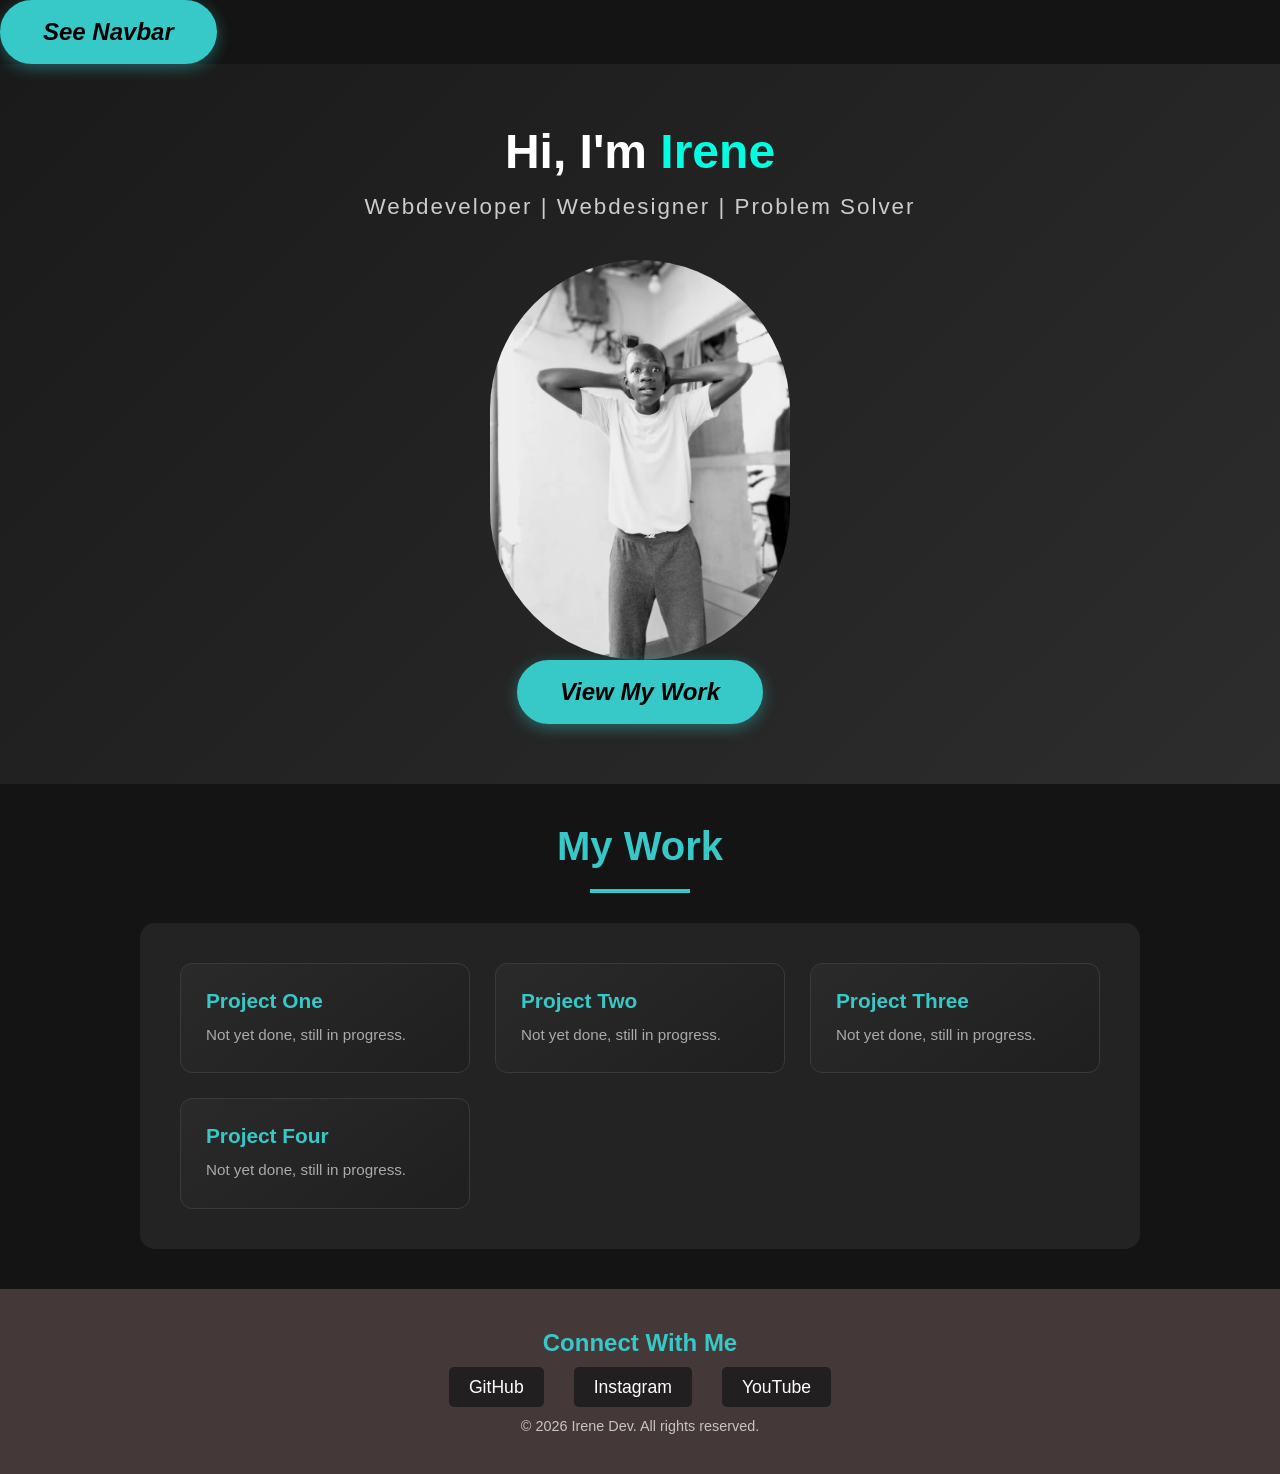
<file: index.html>
<!DOCTYPE html>
<html lang="en">
<head>
    <meta charset="UTF-8">
    <meta name="viewport" content="width=device-width, initial-scale=1.0">
    <title>Document</title>
    <link rel="stylesheet" href="poti.css">
</head>
<body> 
    <button id="show">See Navbar</button>
    <nav class="navbar hidden">
       <button id="remove">remove </button>
        <h1>Irene Dev</h1>
        <ul>
            <li><a href="poti.html">HOME</a></li>
            <li><a href="about.html">ABOUT</a></li>
            <li><a href="skill.html">SKILLS</a></li>
            <li><a href="contact.html">CONTACT</a></li>
        </ul>
    </nav>
    <section class="hero-section">
        <h2>Hi, I'm <span class="color">Irene</span> </h2>
        <p class="Skills">Webdeveloper | Webdesigner | Problem Solver </p>

        <img src="./irene.jpg" alt="this is irene" srcset="">

        <a href=""><button class="cta-button">View My Work</button></a>
     
    </section>
     <h3>My Work</h3>

     <hr>
        <main class="my-work">
        <div class="conteiner-work">
            <div class="first-project">
               <h4>Project One</h4>
               <p>Not yet done, still in progress.</p>
            </div>
            <div class="first-project">
                <h4>Project Two</h4>
                <p>Not yet done, still in progress.</p>
            </div>
            <div class="first-project">
                <h4>Project Three</h4>
                <p>Not yet done, still in progress.</p>
            </div>
            <div class="first-project">
                <h4>Project Four</h4>
                <p>Not yet done, still in progress.</p>
            </div>
        </div>
        </main>
        <footer>
            <div class="footer-content">
                <h5>Connect With Me</h5>
                <ul class="social-links">
                    <li><a href="https://github.com" target="_blank">GitHub</a></li>
                    <li><a href="https://instagram.com" target="_blank">Instagram</a></li>
                    <li><a href="https://youtube.com" target="_blank">YouTube</a></li>
                </ul>
                <p class="copyright">&copy; 2026 Irene Dev. All rights reserved.</p>
            </div>
        </footer>
        <script src="./port.js"></script>
</body>
</html>
</file>
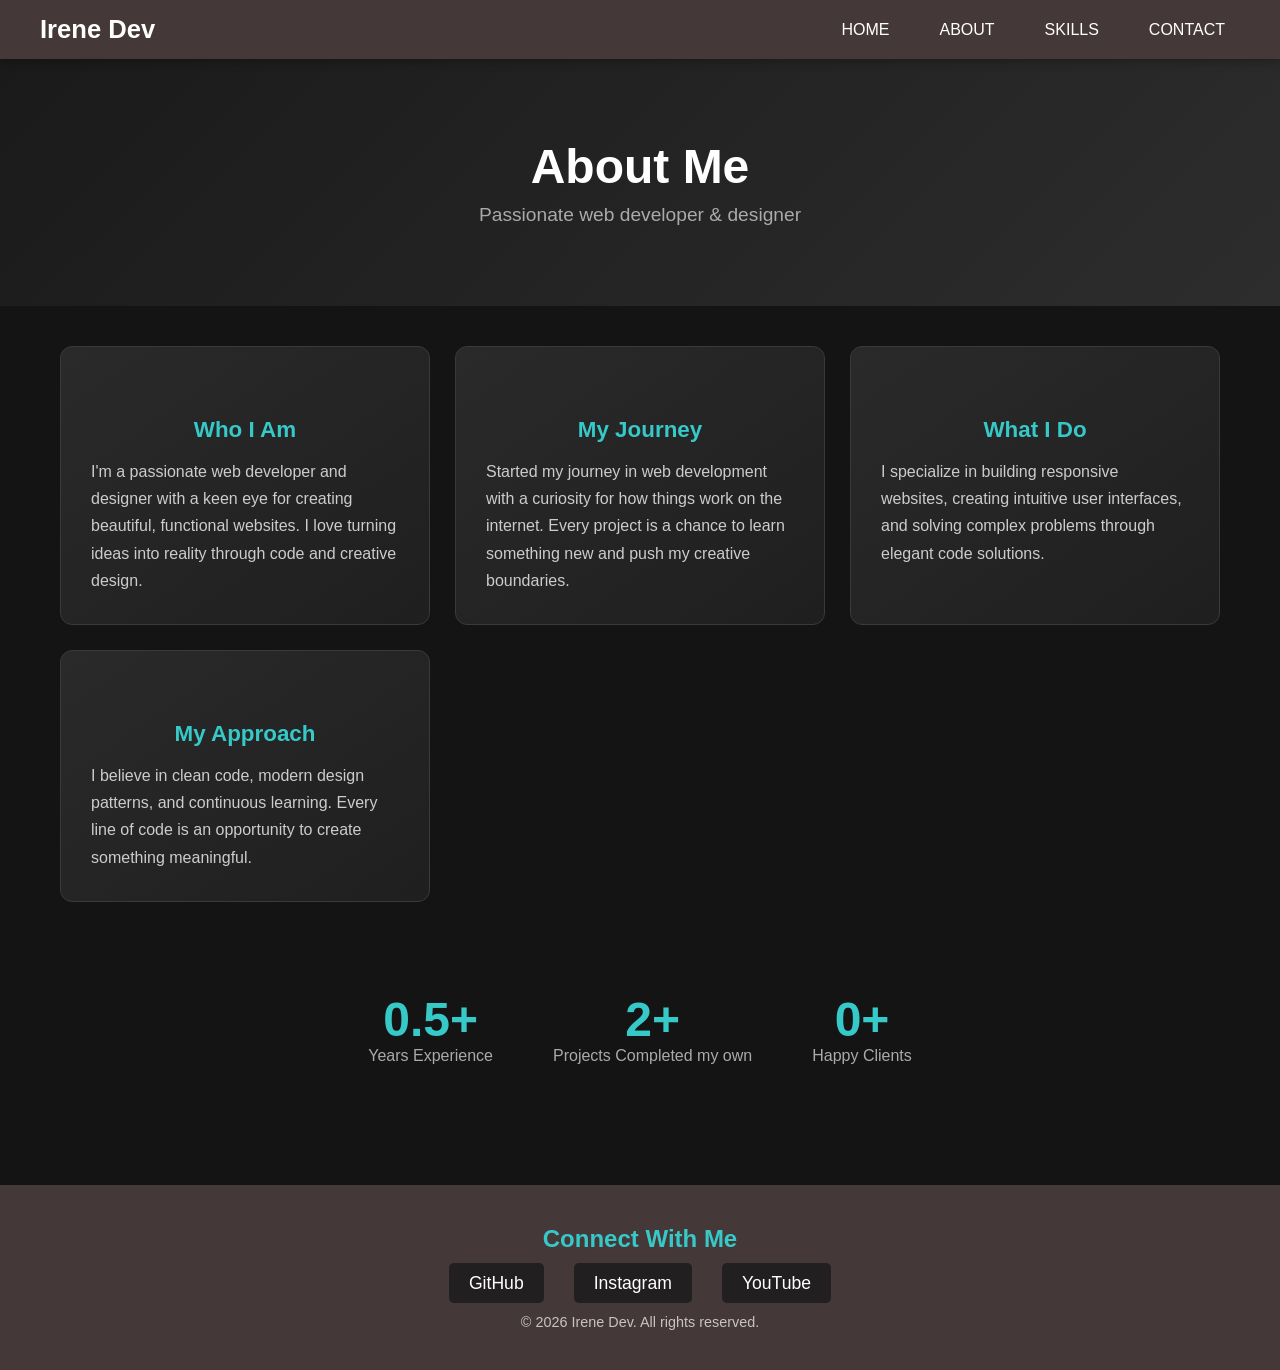
<file: about.html>
<!DOCTYPE html>
<html lang="en">
<head>
    <meta charset="UTF-8">
    <meta name="viewport" content="width=device-width, initial-scale=1.0">
    <title>About - Irene Dev</title>
<link rel="stylesheet" href="poti.css">
</head>
<body>
    <nav class="navbar">
        <h1>Irene Dev</h1>
        <ul>
            <li><a href="poti.html">HOME</a></li>
            <li><a href="about.html">ABOUT</a></li>
            <li><a href="skill.html">SKILLS</a></li>
            <li><a href="contact.html">CONTACT</a></li>
        </ul>
    </nav>

    <section class="about-hero">
        <h2>About Me</h2>
        <p class="tagline">Passionate web developer & designer</p>
    </section>

    <main class="about-content">
        <div class="about-section">
            <div class="about-card">
                <h3>Who I Am</h3>
                <p>I'm a passionate web developer and designer with a keen eye for creating beautiful, functional websites. I love turning ideas into reality through code and creative design.</p>
            </div>
            <div class="about-card">
                <h3>My Journey</h3>
                <p>Started my journey in web development with a curiosity for how things work on the internet. Every project is a chance to learn something new and push my creative boundaries.</p>
            </div>
            <div class="about-card">
                <h3>What I Do</h3>
                <p>I specialize in building responsive websites, creating intuitive user interfaces, and solving complex problems through elegant code solutions.</p>
            </div>
            <div class="about-card">
                <h3>My Approach</h3>
                <p>I believe in clean code, modern design patterns, and continuous learning. Every line of code is an opportunity to create something meaningful.</p>
            </div>
        </div>

        <div class="stats-section">
            <div class="stat">
                <span class="stat-number">0.5+</span>
                <span class="stat-label">Years Experience</span>
            </div>
            <div class="stat">
                <span class="stat-number">2+</span>
                <span class="stat-label">Projects Completed my own</span>
            </div>
            <div class="stat">
                <span class="stat-number">0+</span>
                <span class="stat-label">Happy Clients</span>
            </div>
        </div>
    </main>

    <footer>
        <div class="footer-content">
            <h5>Connect With Me</h5>
            <ul class="social-links">
                <li><a href="https://github.com" target="_blank">GitHub</a></li>
                <li><a href="https://instagram.com" target="_blank">Instagram</a></li>
                <li><a href="https://youtube.com" target="_blank">YouTube</a></li>
            </ul>
            <p class="copyright">&copy; 2026 Irene Dev. All rights reserved.</p>
        </div>
    </footer>
</body>
</html>
</file>
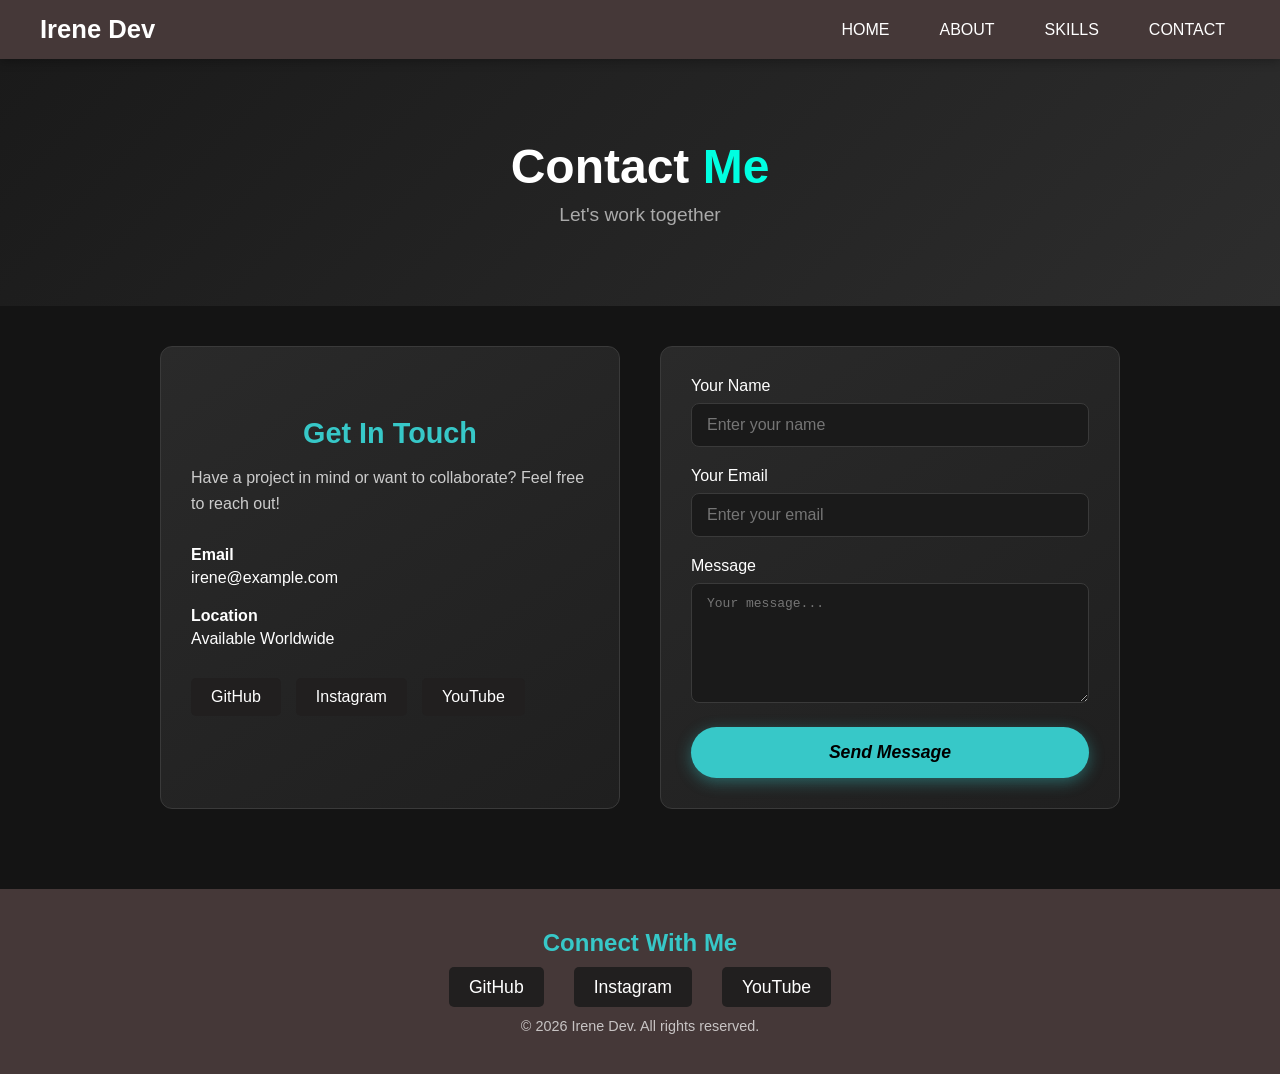
<file: contact.html>
<!DOCTYPE html>
<html lang="en">
<head>
    <meta charset="UTF-8">
    <meta name="viewport" content="width=device-width, initial-scale=1.0">
    <title>Contact - Irene Dev</title>
<link rel="stylesheet" href="poti.css">
</head>
<body>
    <nav class="navbar">
        <h1>Irene Dev</h1>
        <ul>
            <li><a href="poti.html">HOME</a></li>
            <li><a href="about.html">ABOUT</a></li>
            <li><a href="skill.html">SKILLS</a></li>
            <li><a href="contact.html">CONTACT</a></li>
        </ul>
    </nav>

    <section class="contact-hero">
        <h2>Contact <span class="color">Me</span></h2>
        <p class="tagline">Let's work together</p>
    </section>

    <main class="contact-content">
        <div class="contact-container">
            <div class="contact-info">
                <h3>Get In Touch</h3>
                <p>Have a project in mind or want to collaborate? Feel free to reach out!</p>
                
                <div class="contact-item">
                    <span class="contact-label">Email</span>
                    <a href="mailto:irene@example.com">irene@example.com</a>
                </div>
                
                <div class="contact-item">
                    <span class="contact-label">Location</span>
                    <span>Available Worldwide</span>
                </div>

                <div class="contact-social">
                    <a href="https://github.com" target="_blank">GitHub</a>
                    <a href="https://instagram.com" target="_blank">Instagram</a>
                    <a href="https://youtube.com" target="_blank">YouTube</a>
                </div>
            </div>

            <form class="contact-form">
                <div class="form-group">
                    <label for="name">Your Name</label>
                    <input type="text" id="name" name="name" placeholder="Enter your name" required>
                </div>
                <div class="form-group">
                    <label for="email">Your Email</label>
                    <input type="email" id="email" name="email" placeholder="Enter your email" required>
                </div>
                <div class="form-group">
                    <label for="message">Message</label>
                    <textarea id="message" name="message" rows="5" placeholder="Your message..." required></textarea>
                </div>
                <button type="submit" class="submit-btn">Send Message</button>
            </form>
        </div>
    </main>

    <footer>
        <div class="footer-content">
            <h5>Connect With Me</h5>
            <ul class="social-links">
                <li><a href="https://github.com" target="_blank">GitHub</a></li>
                <li><a href="https://instagram.com" target="_blank">Instagram</a></li>
                <li><a href="https://youtube.com" target="_blank">YouTube</a></li>
            </ul>
            <p class="copyright">&copy; 2026 Irene Dev. All rights reserved.</p>
        </div>
    </footer>
</body>
</html>
</file>
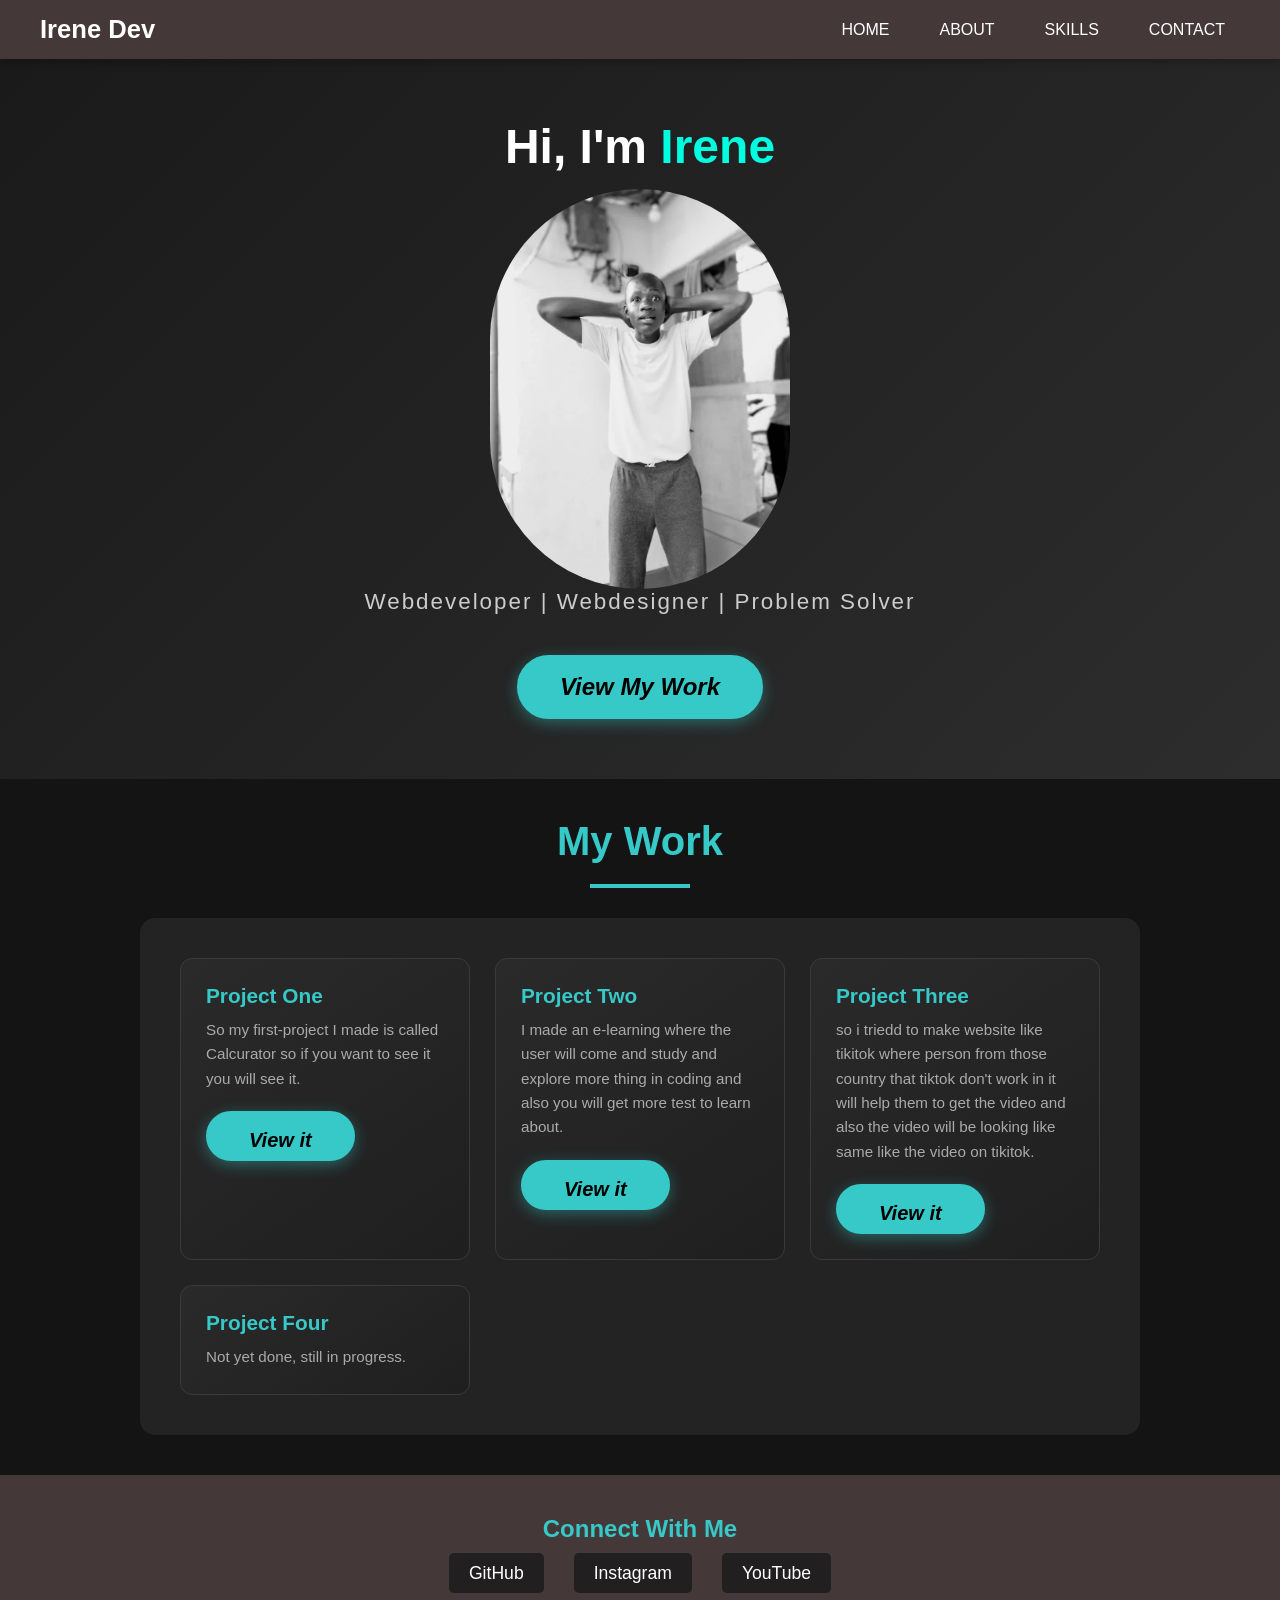
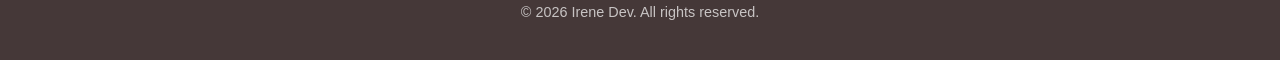
<file: ddd.html>
<!DOCTYPE html>
<html lang="en">
<head>
    <meta charset="UTF-8">
    <meta name="viewport" content="width=device-width, initial-scale=1.0">
    <title> </title>
    <link rel="stylesheet" href="poti.css">
</head>
<body>
    <div class="all">
    <nav class="navbar">
        
        <h1>Irene Dev</h1>
        <ul>
            <li><a href="poti.html">HOME</a></li>
            <li><a href="about.html">ABOUT</a></li>
            <li><a href="skill.html">SKILLS</a></li>
            <li><a href="contact.html">CONTACT</a></li>
        </ul>
    </nav>
    <section class="hero-section">
        <h2>Hi, I'm <span class="color">Irene</span> </h2>
        <img src="./irene.jpg" alt="this is irene img" srcset="">
        <p class="Skills">Webdeveloper | Webdesigner | Problem Solver </p>
        <a href=""><button class="cta-button">View My Work</button></a>
     
    </section>
     <h3>My Work</h3>

     <hr>
        <main class="my-work">
        <div class="conteiner-work">
            <div class="first-project">
               <h4>Project One</h4>
               <p>So my first-project I made is called Calcurator so if you want to see it you will see it.
                <a href="./calc/calc.html"><button class="butt">View it</button></a>
               </p>
            </div>
            <div class="first-project">
                <h4>Project Two</h4>
                <p>I made an e-learning where the user will come and study and explore more thing in coding and also you will get more test to learn about.</p>
                 <a href="code.html"><button class="butt">View it</button></a>
            </div>
            <div class="first-project">
                <h4>Project Three</h4>
                <p>so i triedd to make website like tikitok where person from those country that tiktok don't work in it will help them to get the video and also the video will be looking like same like the video on tikitok.</p>
                 <a href="tik.html"><button class="butt">View it</button></a>
            </div>
            <div class="first-project">
                <h4>Project Four</h4>
                <p>Not yet done, still in progress.</p>
            </div>
        </div>
        </main>
        <footer>
            <div class="footer-content">
                <h5>Connect With Me</h5>
                <ul class="social-links">
                    <li><a href="https://github.com" target="_blank">GitHub</a></li>
                    <li><a href="https://instagram.com" target="_blank">Instagram</a></li>
                    <li><a href="https://youtube.com" target="_blank">YouTube</a></li>
                </ul>
                <p class="copyright">&copy; 2026 Irene Dev. All rights reserved.</p>
            </div>
        </div>
        </footer>
</body>
</html>
</file>
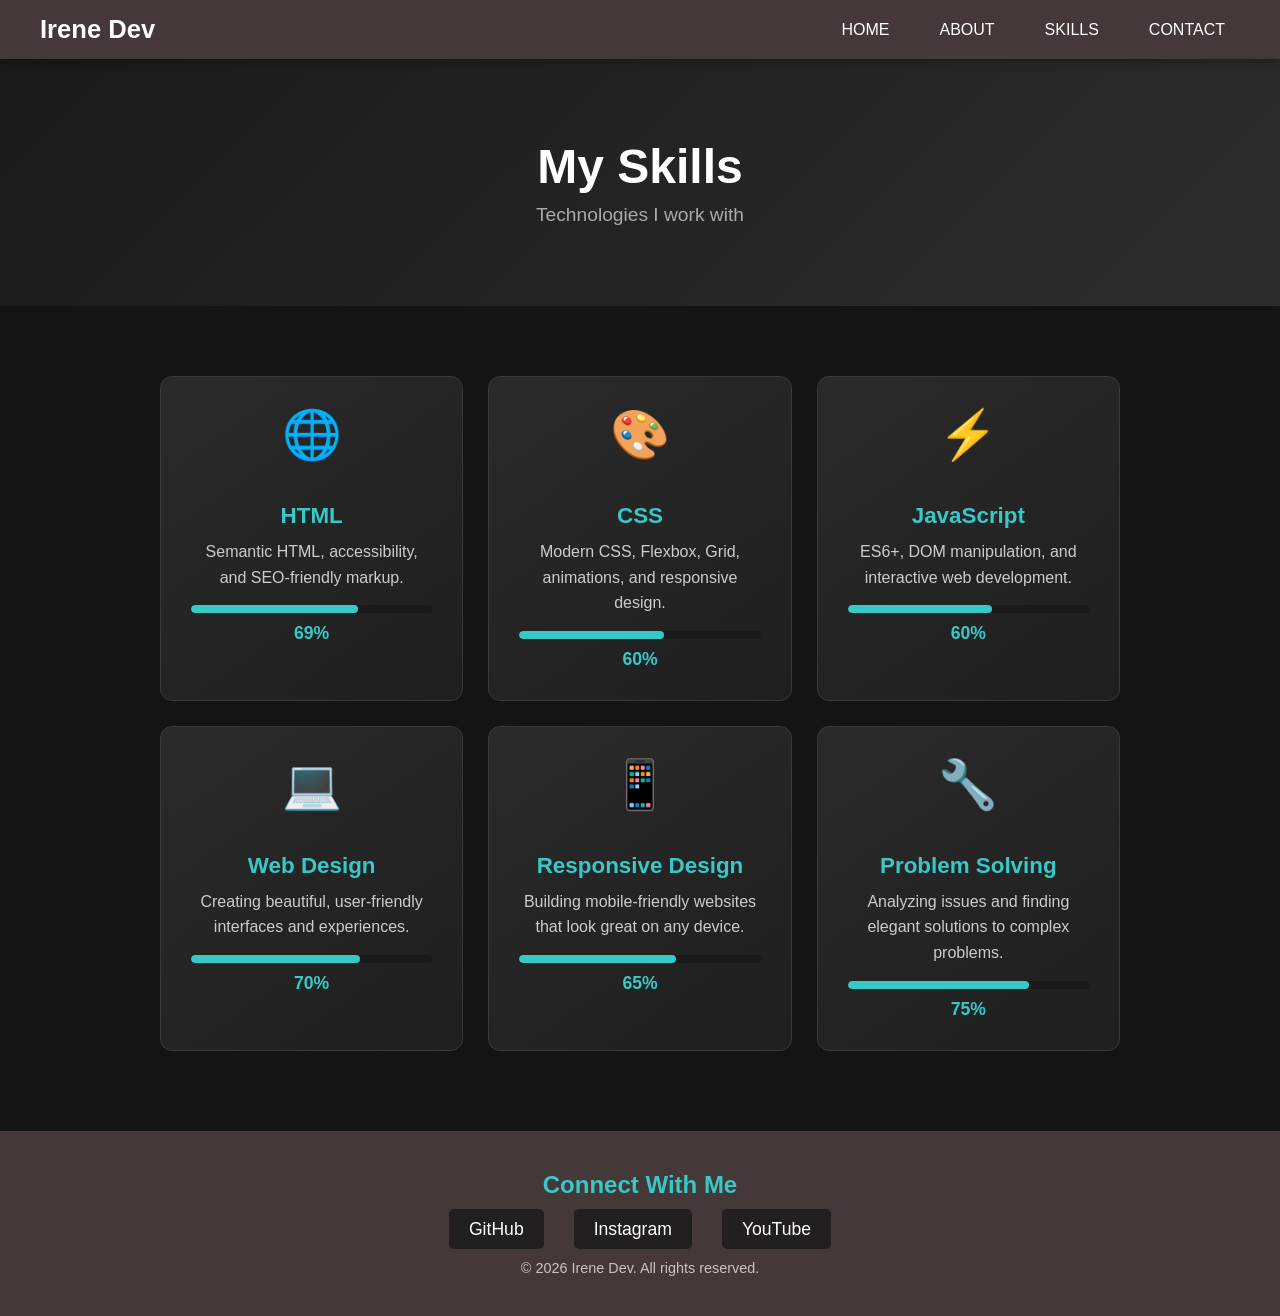
<file: skill.html>
<!DOCTYPE html>
<html lang="en">
<head>
    <meta charset="UTF-8">
    <meta name="viewport" content="width=device-width, initial-scale=1.0">
    <title>Skills - Irene Dev</title>
<link rel="stylesheet" href="poti.css">
</head>
<body>
    <nav class="navbar">
        <h1>Irene Dev</h1>
        <ul>
            <li><a href="poti.html">HOME</a></li>
            <li><a href="about.html">ABOUT</a></li>
            <li><a href="skill.html">SKILLS</a></li>
            <li><a href="contact.html">CONTACT</a></li>
        </ul>
    </nav>

    <section class="skills-hero">
        <h2>My Skills</h2>
        <p class="tagline">Technologies I work with</p>
    </section>

    <main class="contact-content">
        <div class="skills-grid">
            <div class="skill-card">
                <div class="skill-icon">🌐</div>
                <h3>HTML</h3>
                <p>Semantic HTML, accessibility, and SEO-friendly markup.</p>
                <div class="skill-progress">
                    <div class="skill-progress-bar" style="width: 69%;"></div>
                </div>
                <span class="skill-percent">69%</span>
            </div>
            <div class="skill-card">
                <div class="skill-icon">🎨</div>
                <h3>CSS</h3>
                <p>Modern CSS, Flexbox, Grid, animations, and responsive design.</p>
                <div class="skill-progress">
                    <div class="skill-progress-bar" style="width: 60%;"></div>
                </div>
                <span class="skill-percent">60%</span>
            </div>
            <div class="skill-card">
                <div class="skill-icon">⚡</div>
                <h3>JavaScript</h3>
                <p>ES6+, DOM manipulation, and interactive web development.</p>
                <div class="skill-progress">
                    <div class="skill-progress-bar" style="width: 60%;"></div>
                </div>
                <span class="skill-percent">60%</span>
            </div>
            <div class="skill-card">
                <div class="skill-icon">💻</div>
                <h3>Web Design</h3>
                <p>Creating beautiful, user-friendly interfaces and experiences.</p>
                <div class="skill-progress">
                    <div class="skill-progress-bar" style="width: 70%;"></div>
                </div>
                <span class="skill-percent">70%</span>
            </div>
            <div class="skill-card">
                <div class="skill-icon">📱</div>
                <h3>Responsive Design</h3>
                <p>Building mobile-friendly websites that look great on any device.</p>
                <div class="skill-progress">
                    <div class="skill-progress-bar" style="width: 65%;"></div>
                </div>
                <span class="skill-percent">65%</span>
            </div>
            <div class="skill-card">
                <div class="skill-icon">🔧</div>
                <h3>Problem Solving</h3>
                <p>Analyzing issues and finding elegant solutions to complex problems.</p>
                <div class="skill-progress">
                    <div class="skill-progress-bar" style="width: 75%;"></div>
                </div>
                <span class="skill-percent">75%</span>
            </div>
        </div>
    </main>

    <footer>
        <div class="footer-content">
            <h5>Connect With Me</h5>
            <ul class="social-links">
                <li><a href="https://github.com" target="_blank">GitHub</a></li>
                <li><a href="https://instagram.com" target="_blank">Instagram</a></li>
                <li><a href="https://youtube.com" target="_blank">YouTube</a></li>
            </ul>
            <p class="copyright">&copy; 2026 Irene Dev. All rights reserved.</p>
        </div>
    </footer>
</body>
</html>
</file>
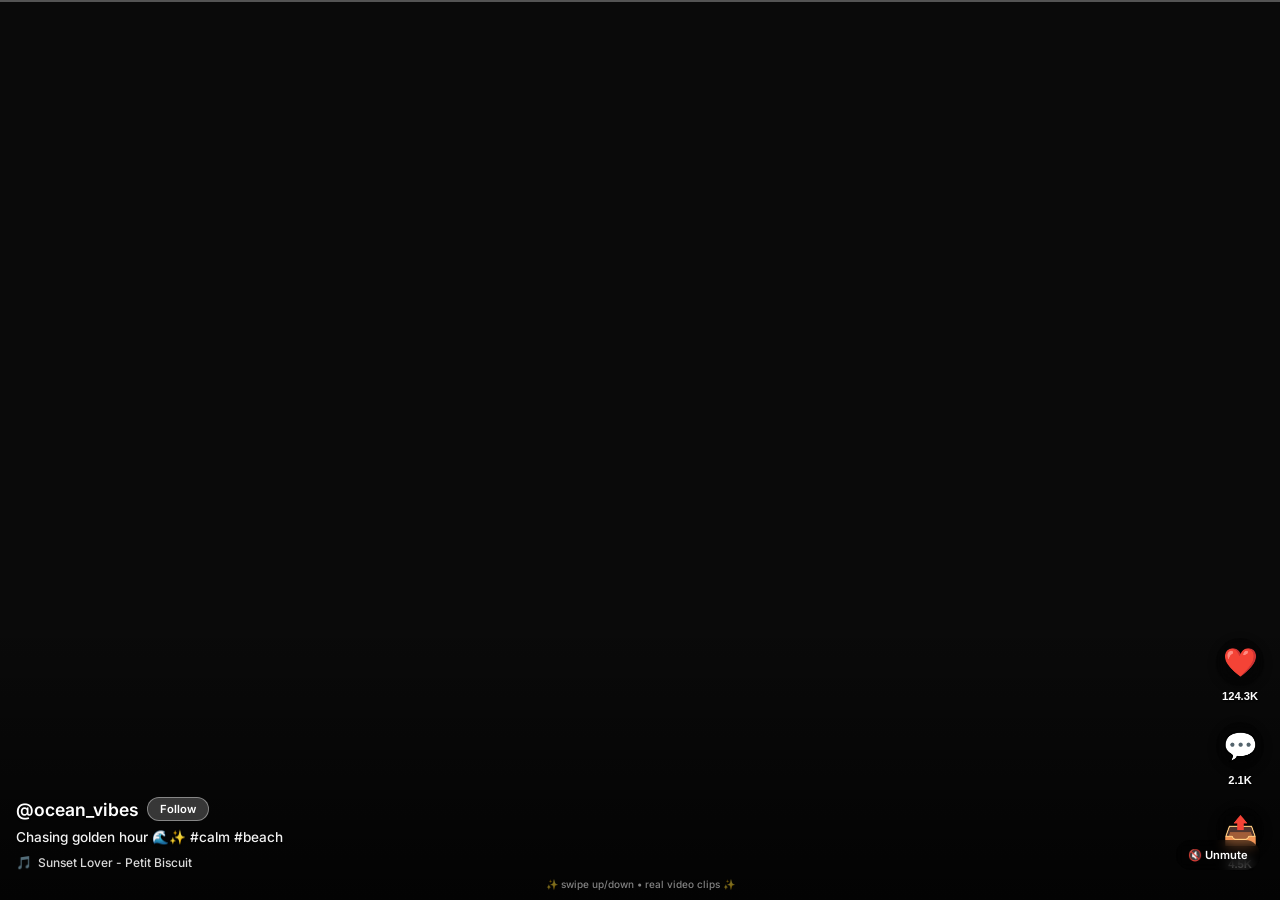
<file: tik.html>
<!DOCTYPE html>
<html lang="en">
<head>
  <meta charset="UTF-8">
  <meta name="viewport" content="width=device-width, initial-scale=1.0, user-scalable=no, viewport-fit=cover">
  <title>TikTok-Style Vertical Feed | Real Videos</title>
  <!-- Google Fonts & simple reset -->
  <link href="https://fonts.googleapis.com/css2?family=Inter:opsz,wght@14..32,400;14..32,500;14..32,600;14..32,700&display=swap" rel="stylesheet">
  <style>
    * {
      margin: 0;
      padding: 0;
      box-sizing: border-box;
      -webkit-tap-highlight-color: transparent;
    }

    body {
      font-family: 'Inter', system-ui, -apple-system, BlinkMacSystemFont, 'Segoe UI', Roboto, Helvetica, sans-serif;
      background: #000;
      overflow: hidden;
      height: 100vh;
      width: 100vw;
      position: fixed;
    }

    /* main container — vertical snap scroller */
    .feed-container {
      height: 100vh;
      width: 100%;
      overflow-y: scroll;
      scroll-snap-type: y mandatory;
      scroll-behavior: smooth;
      -webkit-overflow-scrolling: touch;
      background: black;
    }

    /* each video slide */
    .video-slide {
      position: relative;
      width: 100%;
      height: 100vh;
      scroll-snap-align: start;
      scroll-snap-stop: always;
      background: #0a0a0a;
      display: flex;
      align-items: center;
      justify-content: center;
    }

    /* video element: covers full screen with object-fit cover, classic tiktok style */
    .video-element {
      position: absolute;
      top: 0;
      left: 0;
      width: 100%;
      height: 100%;
      object-fit: cover;
      z-index: 1;
    }

    /* overlay content (username, caption, music, right side icons) */
    .video-overlay {
      position: absolute;
      bottom: 0;
      left: 0;
      right: 0;
      background: linear-gradient(to top, rgba(0,0,0,0.7) 0%, rgba(0,0,0,0) 100%);
      padding: 20px 16px 30px 16px;
      z-index: 2;
      pointer-events: none; /* allow clicking video for mute/unmute via container */
    }

    /* interactive row (left info + right action buttons) */
    .info-row {
      display: flex;
      justify-content: space-between;
      align-items: flex-end;
      pointer-events: auto; /* buttons and captions need click */
    }

    .left-info {
      flex: 1;
      margin-right: 12px;
    }

    .username {
      display: flex;
      align-items: center;
      gap: 8px;
      flex-wrap: wrap;
      margin-bottom: 8px;
    }

    .username h3 {
      color: white;
      font-size: 1.1rem;
      font-weight: 600;
      text-shadow: 0 1px 2px rgba(0,0,0,0.4);
    }

    .follow-badge {
      background: rgba(255,255,255,0.2);
      backdrop-filter: blur(4px);
      padding: 4px 12px;
      border-radius: 30px;
      font-size: 0.7rem;
      font-weight: 600;
      color: white;
      border: 0.5px solid rgba(255,255,255,0.4);
    }

    .caption {
      color: rgba(255,255,255,0.95);
      font-size: 0.85rem;
      font-weight: 500;
      margin-bottom: 8px;
      line-height: 1.3;
      text-shadow: 0 1px 2px black;
      display: -webkit-box;
      -webkit-line-clamp: 2;
      -webkit-box-orient: vertical;
      overflow: hidden;
    }

    .music {
      display: flex;
      align-items: center;
      gap: 6px;
      margin-top: 4px;
    }

    .music-icon {
      font-size: 0.8rem;
    }

    .music-name {
      color: rgba(255,255,255,0.85);
      font-size: 0.75rem;
      font-weight: 500;
      text-overflow: ellipsis;
      overflow: hidden;
      white-space: nowrap;
      max-width: 180px;
    }

    /* right action buttons */
    .action-buttons {
      display: flex;
      flex-direction: column;
      align-items: center;
      gap: 20px;
    }

    .action-btn {
      display: flex;
      flex-direction: column;
      align-items: center;
      gap: 4px;
      background: none;
      border: none;
      cursor: pointer;
      transition: transform 0.1s ease;
      pointer-events: auto;
    }

    .action-btn:active {
      transform: scale(0.92);
    }

    .icon-circle {
      background: rgba(0,0,0,0.4);
      backdrop-filter: blur(8px);
      width: 48px;
      height: 48px;
      border-radius: 50%;
      display: flex;
      align-items: center;
      justify-content: center;
      font-size: 28px;
      box-shadow: 0 2px 8px rgba(0,0,0,0.3);
      transition: background 0.2s;
      color: white;
    }

    .action-btn span:not(.icon-circle) {
      color: white;
      font-size: 0.7rem;
      font-weight: 600;
      text-shadow: 0 1px 2px black;
    }

    /* mute/unmute badge (optional) */
    .sound-badge {
      position: absolute;
      bottom: 30px;
      right: 20px;
      z-index: 3;
      background: rgba(0,0,0,0.5);
      backdrop-filter: blur(6px);
      border-radius: 30px;
      padding: 8px 12px;
      font-size: 0.7rem;
      font-weight: 600;
      color: white;
      pointer-events: auto;
      cursor: pointer;
      border: none;
      font-family: inherit;
      display: flex;
      align-items: center;
      gap: 6px;
    }

    /* progress bar thin line at top */
    .progress-indicator {
      position: absolute;
      top: 0;
      left: 0;
      width: 100%;
      height: 2px;
      background: rgba(255,255,255,0.3);
      z-index: 5;
    }

    .progress-fill {
      width: 0%;
      height: 100%;
      background: #ff3b5c;
      transition: width 0.05s linear;
    }

    /* small footer note */
    .watermark {
      position: fixed;
      bottom: 10px;
      left: 0;
      right: 0;
      text-align: center;
      font-size: 10px;
      color: rgba(255,255,255,0.5);
      background: transparent;
      pointer-events: none;
      z-index: 10;
      font-weight: 500;
    }

    /* hide scrollbar for cleaner look */
    .feed-container::-webkit-scrollbar {
      display: none;
    }
    .feed-container {
      -ms-overflow-style: none;
      scrollbar-width: none;
    }
  </style>
</head>
<body>
<div class="feed-container" id="feedContainer">
  <!-- video slides will be injected via javascript -->
</div>
<div class="watermark">✨ swipe up/down • real video clips ✨</div>

<script>
  // ------------------------------------------------------------------
  // REAL SHORT VIDEOS (from public sample sources, safe, high-quality)
  // Using sample videos from "Pexels" & "Blender" demo assets (royalty-free or CC0 style)
  // All URLs point to actual .mp4 videos that work cross-browser.
  // Included are clips of nature, city, and abstract motion that resemble short-form content.
  // ------------------------------------------------------------------
  const VIDEOS_DATA = [
    {
      id: 1,
      src: "https://cdn.pixabay.com/video/2022/07/06/124074-726894165_large.mp4",  // ocean waves & sunset
      username: "@ocean_vibes",
      caption: "Chasing golden hour 🌊✨ #calm #beach",
      music: "Sunset Lover - Petit Biscuit",
      likes: "124.3K",
      comments: "2.1K",
      shares: "4.5K"
    },
    {
      id: 2,
      src: "https://cdn.pixabay.com/video/2023/06/21/169118-836346352_large.mp4",  // modern city timelapse
      username: "@urban.flow",
      caption: "Neon nights & fast cars 🌃🚗",
      music: "Midnight City - M83 (remix)",
      likes: "87.2K",
      comments: "982",
      shares: "12.1K"
    },
    {
      id: 3,
      src: "https://cdn.pixabay.com/video/2021/04/21/71853-542548131_large.mp4",  // drone mountain forest
      username: "@adventure_diaries",
      caption: "Into the wild 🏔️ nature always wins",
      music: "Let Go - Ark Patrol",
      likes: "256.9K",
      comments: "3.7K",
      shares: "18.3K"
    },
    {
      id: 4,
      src: "https://cdn.pixabay.com/video/2019/06/19/24260-342699093_large.mp4",  // slow motion coffee art
      username: "@latte_art_king",
      caption: "Perfect pour ☕️✨ satisfying",
      music: "Jazz Lofi - Study Beats",
      likes: "45.8K",
      comments: "512",
      shares: "1.2K"
    },
    {
      id: 5,
      src: "https://cdn.pixabay.com/video/2016/02/23/3044-156243581_large.mp4",   // mountain timelapse with stars
      username: "@astro_visions",
      caption: "Milky Way magic ✨🌌",
      music: "Echoes - Disclosure",
      likes: "312.4K",
      comments: "5.1K",
      shares: "22.7K"
    }
  ];

  // Global vars
  let currentPlayingVideo = null;       // HTMLVideoElement currently playing
  let currentSlideIndex = 0;            // active slide index in viewport
  let observer = null;
  let progressInterval = null;
  let isMutedGlobal = true;              // start muted to respect autoplay policies (but modern browsers allow muted autoplay)
  let activeVideoElement = null;

  // Helper to format numbers (keep as string)
  function formatCount(numStr) {
    return numStr;
  }

  // Create action button (like, comment, share)
  function createActionButton(icon, label, count, onClickHandler) {
    const btn = document.createElement('button');
    btn.className = 'action-btn';
    btn.innerHTML = `
      <div class="icon-circle">${icon}</div>
      <span>${count}</span>
    `;
    if (onClickHandler) {
      btn.addEventListener('click', (e) => {
        e.stopPropagation();
        onClickHandler();
      });
    } else {
      // default dummy like increment (for UX)
      btn.addEventListener('click', (e) => {
        e.stopPropagation();
        const countSpan = btn.querySelector('span:last-child');
        let current = parseInt(countSpan.innerText.replace(/[^0-9]/g, '')) || 0;
        if (icon === '❤️') {
          let newVal = current + 1;
          countSpan.innerText = newVal >= 1000 ? (newVal/1000).toFixed(1)+'K' : newVal.toString();
          // animate heart
          const heartIcon = btn.querySelector('.icon-circle');
          heartIcon.style.transform = 'scale(1.2)';
          setTimeout(() => { heartIcon.style.transform = ''; }, 150);
        } else if (icon === '💬') {
          alert('💬 Comment section (demo)');
        } else if (icon === '📤') {
          alert('🔁 Share demo — link copied (simulated)');
        }
      });
    }
    return btn;
  }

  // Build one video slide
  function createSlide(video, index) {
    const slide = document.createElement('div');
    slide.className = 'video-slide';
    slide.setAttribute('data-id', video.id);
    slide.setAttribute('data-index', index);

    // video element
    const videoElem = document.createElement('video');
    videoElem.className = 'video-element';
    videoElem.src = video.src;
    videoElem.loop = true;
    videoElem.playsInline = true;
    videoElem.preload = 'metadata';
    videoElem.muted = isMutedGlobal;
    // autoplay will be triggered on intersection
    videoElem.setAttribute('playsinline', '');
    videoElem.setAttribute('webkit-playsinline', '');

    // progress container
    const progressDiv = document.createElement('div');
    progressDiv.className = 'progress-indicator';
    const progressFill = document.createElement('div');
    progressFill.className = 'progress-fill';
    progressDiv.appendChild(progressFill);
    
    // Overlay content
    const overlay = document.createElement('div');
    overlay.className = 'video-overlay';
    
    // Inner layout
    const infoRow = document.createElement('div');
    infoRow.className = 'info-row';
    
    // left side info
    const leftInfo = document.createElement('div');
    leftInfo.className = 'left-info';
    
    const usernameDiv = document.createElement('div');
    usernameDiv.className = 'username';
    usernameDiv.innerHTML = `<h3>${video.username}</h3><span class="follow-badge">Follow</span>`;
    // follow action (demo)
    const followBadge = usernameDiv.querySelector('.follow-badge');
    followBadge.addEventListener('click', (e) => {
      e.stopPropagation();
      alert(`✨ You followed ${video.username}`);
      followBadge.innerText = 'Following';
      followBadge.style.background = '#ff3b5c';
    });
    
    const captionDiv = document.createElement('div');
    captionDiv.className = 'caption';
    captionDiv.innerText = video.caption;
    
    const musicDiv = document.createElement('div');
    musicDiv.className = 'music';
    musicDiv.innerHTML = `<span class="music-icon">🎵</span><span class="music-name">${video.music}</span>`;
    
    leftInfo.appendChild(usernameDiv);
    leftInfo.appendChild(captionDiv);
    leftInfo.appendChild(musicDiv);
    
    // right action buttons
    const actionDiv = document.createElement('div');
    actionDiv.className = 'action-buttons';
    
    const likeBtn = createActionButton('❤️', 'Like', video.likes, () => {
      // custom extra animation possible
      const span = likeBtn.querySelector('span:last-child');
      let currentVal = span.innerText;
      let num = parseFloat(currentVal.replace('K', '')) * (currentVal.includes('K') ? 1000 : 1);
      if (isNaN(num)) num = 0;
      num++;
      let newDisplay = num >= 1000 ? (num/1000).toFixed(1)+'K' : Math.floor(num).toString();
      span.innerText = newDisplay;
      // heart pop effect
    });
    const commentBtn = createActionButton('💬', 'Comment', video.comments);
    const shareBtn = createActionButton('📤', 'Share', video.shares);
    
    actionDiv.appendChild(likeBtn);
    actionDiv.appendChild(commentBtn);
    actionDiv.appendChild(shareBtn);
    
    infoRow.appendChild(leftInfo);
    infoRow.appendChild(actionDiv);
    overlay.appendChild(infoRow);
    
    // sound toggle badge (floating)
    const soundBadge = document.createElement('button');
    soundBadge.className = 'sound-badge';
    soundBadge.innerHTML = isMutedGlobal ? '🔇 Unmute' : '🔊 Mute';
    soundBadge.addEventListener('click', (e) => {
      e.stopPropagation();
      // toggle mute for all videos? we'll toggle global + update all videos to keep consistency
      isMutedGlobal = !isMutedGlobal;
      // update all video elements on screen and also future
      document.querySelectorAll('.video-element').forEach(vid => {
        vid.muted = isMutedGlobal;
      });
      soundBadge.innerHTML = isMutedGlobal ? '🔇 Unmute' : '🔊 Mute';
      // also update any existing mute badge on other slides? we update each slide individually on scroll creation; but we'll update dynamically
      document.querySelectorAll('.sound-badge').forEach(b => {
        if (b !== soundBadge) b.innerHTML = isMutedGlobal ? '🔇 Unmute' : '🔊 Mute';
      });
    });
    
    slide.appendChild(videoElem);
    slide.appendChild(progressDiv);
    slide.appendChild(overlay);
    slide.appendChild(soundBadge);
    
    // storing reference to video and progress fill for update
    slide.videoRef = videoElem;
    slide.progressFill = progressFill;
    
    // event listeners for video timeupdate (progress)
    videoElem.addEventListener('timeupdate', () => {
      if (videoElem.duration && !isNaN(videoElem.duration)) {
        const percent = (videoElem.currentTime / videoElem.duration) * 100;
        if (slide.progressFill) slide.progressFill.style.width = `${percent}%`;
      } else {
        if (slide.progressFill) slide.progressFill.style.width = '0%';
      }
    });
    
    videoElem.addEventListener('ended', () => {
      // loop handled by loop=true but still progress fill ends
      if (slide.progressFill) slide.progressFill.style.width = '0%';
      videoElem.currentTime = 0;
      videoElem.play().catch(e => console.log("autoplay replay", e));
    });
    
    return slide;
  }
  
  // render all slides into container
  const container = document.getElementById('feedContainer');
  function buildFeed() {
    container.innerHTML = '';
    VIDEOS_DATA.forEach((vid, idx) => {
      const slide = createSlide(vid, idx);
      container.appendChild(slide);
    });
    initIntersectionObserver();
    // after building, attempt to play first video if visible
    setTimeout(() => {
      const firstSlide = container.querySelector('.video-slide');
      if (firstSlide && firstSlide.videoRef) {
        playVideoIfVisible(firstSlide);
      }
      // set global mute status on all videos
      document.querySelectorAll('.video-element').forEach(v => v.muted = isMutedGlobal);
    }, 200);
  }
  
  // intersection observer: detect which slide is active and play/pause accordingly
  function initIntersectionObserver() {
    if (observer) observer.disconnect();
    const options = {
      root: container,
      threshold: 0.6,   // at least 60% visible triggers playing
    };
    observer = new IntersectionObserver((entries) => {
      entries.forEach(entry => {
        const slide = entry.target;
        const video = slide.videoRef;
        if (entry.isIntersecting) {
          // this slide is now primary candidate
          currentSlideIndex = parseInt(slide.getAttribute('data-index')) || 0;
          // pause all other videos first
          document.querySelectorAll('.video-element').forEach(v => {
            if (v !== video && !v.paused) {
              v.pause();
            }
          });
          // play this video
          if (video && video.paused) {
            video.play().catch(e => {
              console.warn("Autoplay blocked? retry muted:", e);
              // fallback: ensure muted and retry
              video.muted = true;
              video.play().catch(err => console.log("still blocked", err));
            });
          }
          // update progress bar for this one only, clear intervals
          if (progressInterval) clearInterval(progressInterval);
        } else {
          // if this slide is not intersecting and video is playing, pause it
          if (video && !video.paused) {
            video.pause();
          }
        }
      });
    }, options);
    
    // observe each slide
    document.querySelectorAll('.video-slide').forEach(slide => {
      observer.observe(slide);
    });
  }
  
  // helper to force play video if visible
  function playVideoIfVisible(slide) {
    const rect = slide.getBoundingClientRect();
    const containerRect = container.getBoundingClientRect();
    const visiblePercent = (Math.min(rect.bottom, containerRect.bottom) - Math.max(rect.top, containerRect.top)) / rect.height;
    if (visiblePercent > 0.5 && slide.videoRef) {
      const video = slide.videoRef;
      document.querySelectorAll('.video-element').forEach(v => { if (v !== video) v.pause(); });
      video.play().catch(e => console.log("play error", e));
    }
  }
  
  // listen for scroll end to ensure smooth playing + handle mute sync
  let scrollTimeout;
  container.addEventListener('scroll', () => {
    if (scrollTimeout) clearTimeout(scrollTimeout);
    scrollTimeout = setTimeout(() => {
      // after scroll finishes, find the most visible slide
      const slides = document.querySelectorAll('.video-slide');
      let bestSlide = null;
      let bestVisibility = 0;
      slides.forEach(slide => {
        const rect = slide.getBoundingClientRect();
        const containerRect = container.getBoundingClientRect();
        const visibleHeight = Math.min(rect.bottom, containerRect.bottom) - Math.max(rect.top, containerRect.top);
        const percentVisible = visibleHeight / rect.height;
        if (percentVisible > bestVisibility) {
          bestVisibility = percentVisible;
          bestSlide = slide;
        }
      });
      if (bestSlide && bestSlide.videoRef) {
        const video = bestSlide.videoRef;
        document.querySelectorAll('.video-element').forEach(v => {
          if (v !== video && !v.paused) v.pause();
        });
        if (video.paused) video.play().catch(e => console.log("play scroll", e));
      }
    }, 80);
  });
  
  // update mute status on all videos when muted global changes (sound badge)
  function syncMuteToAll() {
    document.querySelectorAll('.video-element').forEach(v => {
      v.muted = isMutedGlobal;
    });
    document.querySelectorAll('.sound-badge').forEach(b => {
      b.innerHTML = isMutedGlobal ? '🔇 Unmute' : '🔊 Mute';
    });
  }
  
  // also observer re-run when dynamic changes happen (none, but we call after build)
  window.addEventListener('resize', () => {
    // re-trigger visibility to adjust playing
    const visibleSlide = getCurrentVisibleSlide();
    if (visibleSlide && visibleSlide.videoRef && visibleSlide.videoRef.paused) {
      visibleSlide.videoRef.play().catch(e=>null);
    }
  });
  
  function getCurrentVisibleSlide() {
    let best = null;
    let maxVis = 0;
    document.querySelectorAll('.video-slide').forEach(slide => {
      const rect = slide.getBoundingClientRect();
      const viewHeight = window.innerHeight;
      const visibleTop = Math.max(0, rect.top);
      const visibleBottom = Math.min(viewHeight, rect.bottom);
      const visible = Math.max(0, visibleBottom - visibleTop);
      const percent = visible / rect.height;
      if (percent > maxVis) {
        maxVis = percent;
        best = slide;
      }
    });
    return best;
  }
  
  // initial build
  buildFeed();
  
  // global accessibility: enable user to tap on video to mute/unmute quickly using the video double tap? but we already have button, but let's add doubleTap to toggle mute as plus
  document.body.addEventListener('dblclick', (e) => {
    const targetVideo = e.target.closest('.video-element');
    if(targetVideo) {
      isMutedGlobal = !isMutedGlobal;
      document.querySelectorAll('.video-element').forEach(v => v.muted = isMutedGlobal);
      document.querySelectorAll('.sound-badge').forEach(b => b.innerHTML = isMutedGlobal ? '🔇 Unmute' : '🔊 Mute');
    }
  });
  
  // handle touch on video to avoid accidental mute over bad UX? but double tap is nice.
  // also adjust for playing after visibility if something goes wrong
  setInterval(() => {
    // fallback: ensure that currently visible video is playing if not playing due to unmuting or something
    const visible = getCurrentVisibleSlide();
    if (visible && visible.videoRef && visible.videoRef.paused && !visible.videoRef.ended) {
      visible.videoRef.play().catch(e=>{});
    }
  }, 2000);
</script>
</body>
</html>
</file>
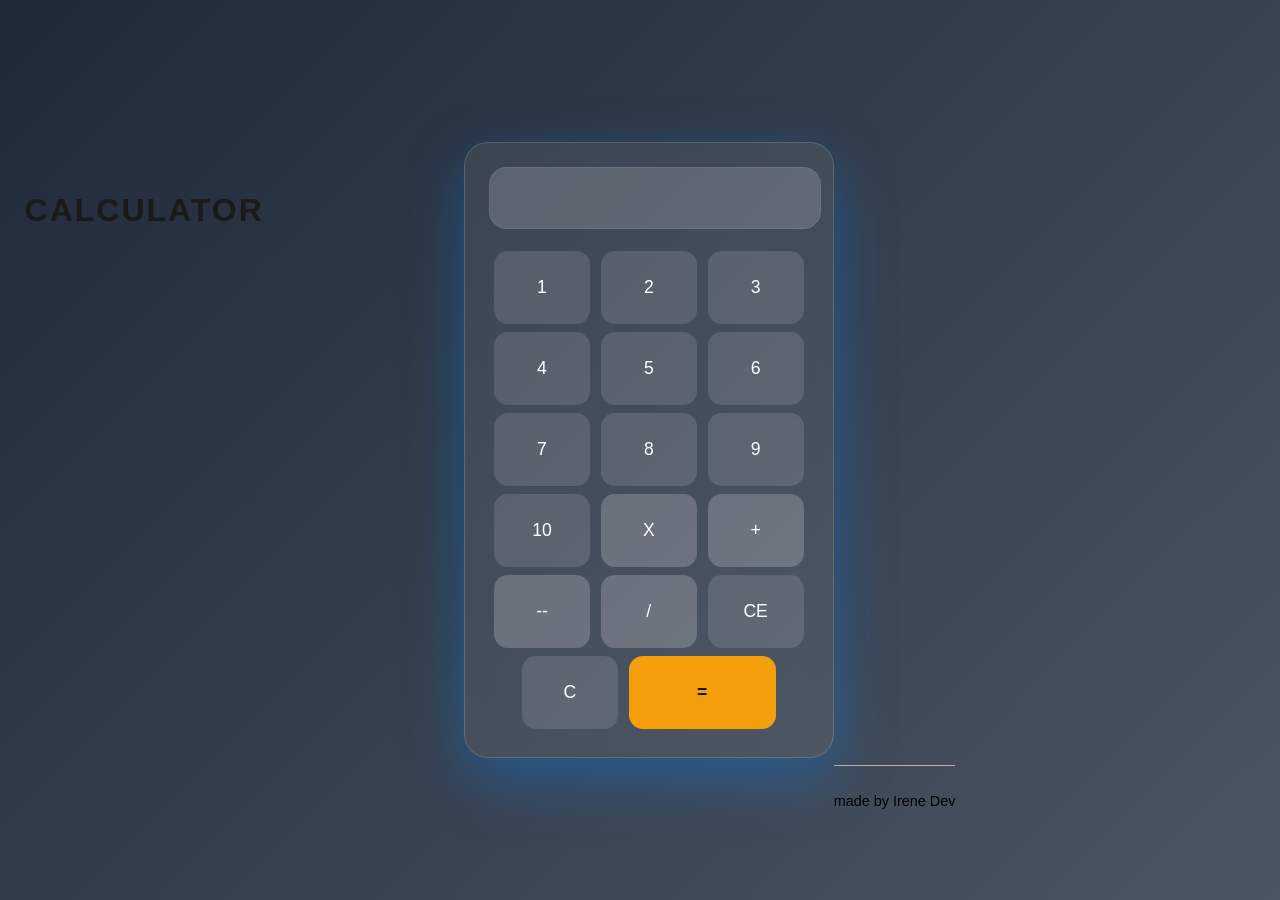
<file: calc/calc.html>
<!-- <!DOCTYPE html>
<html lang="en">
<head>
    <meta charset="UTF-8">
    <meta name="viewport" content="width=device-width, initial-scale=1.0">
    <title>Document</title>
    <link rel="stylesheet" href="calc.css">
</head>
<body>
  <div class="calculator">
    <input type="text" class="display" id="display" disabled>
    <div class="buttons">
      <button class="btn" onclick="clearDisplay()">C</button>
      <button class="btn" onclick="backspace()">⌫</button>
      <button class="btn" onclick="toggleSign()">±</button>
      <button class="btn" onclick="appendValue('/')">/</button>

      <button class="btn" onclick="appendValue('7')">7</button>
      <button class="btn" onclick="appendValue('8')">8</button>
      <button class="btn" onclick="appendValue('9')">9</button>
      <button class="btn" onclick="appendValue('*')">*</button>

      <button class="btn" onclick="appendValue('4')">4</button>
      <button class="btn" onclick="appendValue('5')">5</button>
      <button class="btn" onclick="appendValue('6')">6</button>
      <button class="btn" onclick="appendValue('-')">-</button>

      <button class="btn" onclick="appendValue('1')">1</button>
      <button class="btn" onclick="appendValue('2')">2</button>
      <button class="btn" onclick="appendValue('3')">3</button>
      <button class="btn" onclick="appendValue('+')">+</button>

      <button class="btn" onclick="appendValue('0')">0</button>
      <button class="btn" onclick="appendValue('.')">.</button>
      <button class="btn" onclick="percentage()">%</button>
      <button class="btn equal" onclick="calculateResult()">=</button>
    </div>
  </div>

  <script src="calc.js"></script>
</body>
</html> -->


<!DOCTYPE html>
<html lang="en">
<head>
  <meta charset="UTF-8">
  <meta name="viewport" content="width=device-width, initial-scale=1.0">
  <title>Document</title>
  <link rel="stylesheet" href="./calc.css">
</head>
<body>
     <h1> CALCULATOR </h1>
     <div class="content">
      <input type="text" name="" id="Number">
       
      <button onclick="AddNumber('1')">1</button>
      <button onclick="AddNumber('2')">2</button>
      <button onclick="AddNumber('3')">3</button>
      <button onclick="AddNumber('4')">4</button>
      <button onclick="AddNumber('5')">5</button>
      <button onclick="AddNumber('6')">6</button>
      <button onclick="AddNumber('7')">7</button>
      <button onclick="AddNumber('8')">8</button>
      <button onclick="AddNumber('9')">9</button>
      <button onclick="AddNumber('10')">10</button>
      <button onclick="Calc('*')">X</button>
      <button onclick="Calc('+')">+</button>
      <button onclick="Calc('-')">--</button>
      <button onclick="Calc('/')">/</button>
      <button onclick="delte('c')">CE</button>
      <button onclick="delt('c')">C</button>
      <button onclick="result('=')" class="equal">=</button>
     </div>

     <footer>
      <p>made by Irene Dev</p>
     </footer>
     <script src="./calc.js"></script>
</body>
</html>
</file>
<file: poti.css>
*{
    box-sizing: border-box;
    padding: 0;
    margin: 0;
}

body {
    font-family: 'Segoe UI', Tahoma, Geneva, Verdana, sans-serif;
    background-color: rgb(20, 20, 20);
    color: white;
    min-height: 100vh;
}
/* img */
img{
    max-width: 100%;
    height: 400px;
    border-radius: 20em;
}
img:hover{
    transition: 5s;
    transform: rotate(-3deg); 
    border-radius: 3em;
}
/* Navigation */
.navbar {
    background-color: rgb(69, 56, 56);
    display: flex;
    justify-content: space-between;
    align-items: center;
    padding: 15px 40px;
    position: sticky;
    top: 0;
    z-index: 100;
    box-shadow: 0 2px 10px rgba(0, 0, 0, 0.3);
    transition: background-color 0.3s ease;
}

.navbar:hover {
    background-color: rgb(79, 66, 66);
}

.navbar h1 {
    color: white;
    font-size: 1.8em;
    margin: 0;
    font-weight: bold;
}

.navbar ul {
    display: flex;
    list-style: none;
    gap: 30px;
    margin: 0;
    padding: 0;
    align-items: center;
}

.navbar ul li {
    position: relative;
}

.navbar ul li a {
    text-decoration: none;
    color: white;
    font-weight: 500;
    transition: color 0.3s ease, transform 0.3s ease;
    padding: 10px 15px;
    border-radius: 5px;
}

.navbar ul li a:hover {
    color: rgb(55, 200, 200);
    background-color: rgba(55, 200, 200, 0.1);
    transform: translateY(-2px);
}
/* Hero Section */
.hero-section{
    background: linear-gradient(135deg, #1a1a1a 0%, #2d2d2d 100%);
    padding: 60px 20px;
    min-height: 500px;
    display: flex;
    flex-direction: column;
    align-items: center;
    justify-content: center;
    text-align: center;
}

.hero-section h2{
    font-size: clamp(2rem, 5vw, 3em);
    margin-bottom: 15px;
    color: white;
}

.hero-section .Skills{
    font-size: clamp(1rem, 2.5vw, 1.4em);
    color: #ccc;
    margin-bottom: 40px;
    letter-spacing: 2px;
}
.color{
     color: rgb(0, 255, 225);
}
button{
    background-color: rgb(55, 200, 200);
    color: black;
    padding: 15px 40px;
    border-radius: 50px;
    font-style: italic;
    font-size: 24px;
    font-weight: bold;
    cursor: pointer;
    border: 3px solid rgb(55, 200, 200);
    transition: all 0.3s ease;
    box-shadow: 0 4px 15px rgba(55, 200, 200, 0.4);
}
button:hover{
    background-color: transparent;
    color: rgb(55, 200, 200);
    transform: translateY(-3px);
    box-shadow: 0 8px 25px rgba(55, 200, 200, 0.6);
}
.butt{
    height: 50px;
    margin-top: 20px;
    font-size: 20px;
}
button:active{
    transform: translateY(-1px);
}
@keyframes kizito{
    from{
        transform: rotate(4deg);
    }
    to{
        transform: rotate(4deg);
    }
}
@keyframes button{
  from{margin-left: 1000%;}
  to{margin-left: 0;}
}

/* Projects Section */
h3{
    text-align: center;
    font-size: 2.5em;
    margin: 40px 0 20px;
    color: rgb(55, 200, 200);
}

hr {
    width: 100px;
    margin: 0 auto 30px;
    border: 2px solid rgb(55, 200, 200);
}

.my-work{
    background-color: rgb(35, 35, 35);
    padding: 40px;
    border-radius: 15px;
    max-width: 1000px;
    margin: 0 auto 40px;
}

.conteiner-work{
    display: grid;
    grid-template-columns: repeat(auto-fit, minmax(280px, 1fr));
    gap: 25px;
}

.first-project{
   background: linear-gradient(145deg, #2a2a2a, #1f1f1f);
   padding: 25px;
   border-radius: 12px;
   color: white;
   border: 1px solid #3a3a3a;
   transition: all 0.3s ease;
}

.first-project:hover{
    transform: translateY(-5px);
    border-color: rgb(55, 200, 200);
    box-shadow: 0 10px 30px rgba(55, 200, 200, 0.2);
}

.first-project h4 {
    font-size: 1.3em;
    margin-bottom: 10px;
    color: rgb(55, 200, 200);
}

.first-project p {
    color: #aaa;
    font-size: 0.95em;
    line-height: 1.6;
}
h5{
    font-size: 2em;
    text-align: center;
}

/* Footer Styles */
footer {
    background-color: rgb(69, 56, 56);
    color: white;
    padding: 40px 20px;
    margin-top: 40px;
}

.footer-content {
    max-width: 1200px;
    margin: 0 auto;
    text-align: center;
}

.footer-content h5 {
    font-size: 1.5em;
    margin-bottom: 20px;
    color: rgb(55, 200, 200);
}

.social-links {
    display: flex;
    justify-content: center;
    gap: 30px;
    list-style: none;
    padding: 0;
    margin-bottom: 20px;
}

.social-links li a {
    color: white;
    text-decoration: none;
    font-size: 1.1em;
    padding: 10px 20px;
    background-color: rgb(33, 31, 31);
    border-radius: 5px;
    transition: all 0.3s ease;
}

.social-links li a:hover {
    background-color: rgb(55, 200, 200);
    color: black;
    transform: translateY(-3px);
}

.copyright {
    font-size: 0.9em;
    opacity: 0.7;
    margin-top: 20px;
}

/* About Page Styles */
.about-hero {
    background: linear-gradient(135deg, #1a1a1a 0%, #2d2d2d 100%);
    padding: 80px 20px;
    text-align: center;
}

.about-hero h2 {
    font-size: 3em;
    margin-bottom: 10px;
    color: white;
}

.tagline {
    font-size: 1.2em;
    color: #aaa;
}

.about-content {
    max-width: 1200px;
    margin: 0 auto;
    padding: 40px 20px;
}

.about-section {
    display: grid;
    grid-template-columns: repeat(auto-fit, minmax(280px, 1fr));
    gap: 25px;
    margin-bottom: 50px;
}

.about-card {
    background: linear-gradient(145deg, #2a2a2a, #1f1f1f);
    padding: 30px;
    border-radius: 12px;
    border: 1px solid #3a3a3a;
    transition: all 0.3s ease;
}

.about-card:hover {
    transform: translateY(-5px);
    border-color: rgb(55, 200, 200);
    box-shadow: 0 10px 30px rgba(55, 200, 200, 0.2);
}

.about-card h3 {
    color: rgb(55, 200, 200);
    font-size: 1.4em;
    margin-bottom: 15px;
}

.about-card p {
    color: #ccc;
    line-height: 1.7;
}

.stats-section {
    display: flex;
    justify-content: center;
    gap: 60px;
    padding: 40px 0;
    flex-wrap: wrap;
}

.stat {
    text-align: center;
}

.stat-number {
    display: block;
    font-size: 3em;
    font-weight: bold;
    color: rgb(55, 200, 200);
}

.stat-label {
    color: #aaa;
    font-size: 1em;
}

/* Contact Page Styles */
.contact-hero {
    background: linear-gradient(135deg, #1a1a1a 0%, #2d2d2d 100%);
    padding: 80px 20px;
    text-align: center;
}

.contact-hero h2 {
    font-size: 3em;
    margin-bottom: 10px;
    color: white;
}

/* Skills Page Styles */
.skills-hero {
    background: linear-gradient(135deg, #1a1a1a 0%, #2d2d2d 100%);
    padding: 80px 20px;
    text-align: center;
}

.skills-hero h2 {
    font-size: 3em;
    margin-bottom: 10px;
    color: white;
}

.skills-grid {
    display: grid;
    grid-template-columns: repeat(auto-fit, minmax(250px, 1fr));
    gap: 25px;
    margin-top: 30px;
}

.skill-card {
    background: linear-gradient(145deg, #2a2a2a, #1f1f1f);
    padding: 30px;
    border-radius: 12px;
    border: 1px solid #3a3a3a;
    text-align: center;
    transition: all 0.3s ease;
}

.skill-card:hover {
    transform: translateY(-5px);
    border-color: rgb(55, 200, 200);
    box-shadow: 0 10px 30px rgba(55, 200, 200, 0.2);
}

.skill-icon {
    font-size: 3em;
    margin-bottom: 15px;
}

.skill-card h3 {
    color: rgb(55, 200, 200);
    font-size: 1.4em;
    margin-bottom: 10px;
}

.skill-card p {
    color: #ccc;
    line-height: 1.6;
}

.skill-progress {
    margin-top: 15px;
    background-color: #1a1a1a;
    height: 8px;
    border-radius: 4px;
    overflow: hidden;
}

.skill-progress-bar {
    height: 100%;
    background: linear-gradient(90deg, rgb(55, 200, 200), #37c8c8);
    border-radius: 4px;
    transition: width 1s ease;
}

.skill-percent {
    display: inline-block;
    margin-top: 10px;
    color: rgb(55, 200, 200);
    font-weight: bold;
    font-size: 1.1em;
}

.contact-content {
    max-width: 1000px;
    margin: 0 auto;
    padding: 40px 20px;
}

.contact-container {
    display: grid;
    grid-template-columns: 1fr 1fr;
    gap: 40px;
}
.contact-info {
    background: linear-gradient(145deg, #2a2a2a, #1f1f1f);
    padding: 30px;
    border-radius: 12px;
    border: 1px solid #3a3a3a;
}

.contact-info h3 {
    color: rgb(55, 200, 200);
    font-size: 1.8em;
    margin-bottom: 15px;
}

.contact-info > p {
    color: #ccc;
    margin-bottom: 30px;
    line-height: 1.6;
}

.contact-item {
    margin-bottom: 20px;
}

.contact-label {
    display: block;
    color: rgb(55, 200, 200);
    font-weight: bold;
    margin-bottom: 5px;
}

.contact-item a,
.contact-item span {
    color: white;
    text-decoration: none;
}

.contact-social {
    display: flex;
    gap: 15px;
    margin-top: 30px;
}

.contact-social a {
    color: white;
    padding: 10px 20px;
    background-color: rgb(33, 31, 31);
    border-radius: 5px;
    text-decoration: none;
    transition: all 0.3s ease;
}

.contact-social a:hover {
    background-color: rgb(55, 200, 200);
    color: black;
}

.contact-form {
    background: linear-gradient(145deg, #2a2a2a, #1f1f1f);
    padding: 30px;
    border-radius: 12px;
    border: 1px solid #3a3a3a;
}

.form-group {
    margin-bottom: 20px;
}

.form-group label {
    display: block;
    color: white;
    margin-bottom: 8px;
    font-weight: 500;
}

.form-group input,
.form-group textarea {
    width: 100%;
    padding: 12px 15px;
    border: 1px solid #3a3a3a;
    border-radius: 8px;
    background-color: #1a1a1a;
    color: white;
    font-size: 1em;
    transition: border-color 0.3s ease;
}

.form-group input:focus,
.form-group textarea:focus {
    outline: none;
    border-color: rgb(55, 200, 200);
}

.form-group textarea {
    resize: vertical;
    min-height: 120px;
}

.submit-btn {
    background-color: rgb(55, 200, 200);
    color: black;
    padding: 15px 40px;
    border-radius: 50px;
    font-size: 1.1em;
    font-weight: bold;
    cursor: pointer;
    border: none;
    transition: all 0.3s ease;
    width: 100%;
}

.submit-btn:hover {
    background-color: transparent;
    color: rgb(55, 200, 200);
    border: 3px solid rgb(55, 200, 200);
}
@media (max-width :1000px){
    .all{
        display: block;
    }

}
@media (max-width: 500px) {
    .navbar {
        display: grid;        
      grid-template-columns: auto 1fr 1fr;
      grid-template-rows: auto 1fr 1fr;
    }
    .navbar ul{
        grid-template-columns: repeat(auto-fit, minmax(120px, max-content));
    }
    .navbar h1 {
        font-size: 1.6em;
    }

    .hero-section,
    .about-hero,
    .contact-hero,
    .skills-hero {
        padding: 50px 18px;
    }

    .hero-section h2 {
        font-size: 2.5rem;
    }

    .my-work,
    .about-content,
    .contact-content {
        padding: 30px 15px;
    }

    .social-links,
    .contact-social {
        flex-wrap: wrap;
        gap: 15px;
    }
}

@media (max-width: 600px) {
    .navbar {
        flex-direction: column;
        align-items: flex-start;
    }

    .navbar ul {
        width: 100%;
        justify-content: flex-start;
        gap: 12px;
    }

    .navbar h1 {
        font-size: 1.4em;
    }

    button,
    .submit-btn {
        width: 100%;
    }

    .hero-section,
    .about-hero,
    .contact-hero,
    .skills-hero {
        padding: 40px 15px;
    }

    .hero-section h2 {
        font-size: 2rem;
    }

    .my-work,
    .about-content,
    .contact-content,
    footer {
        padding: 20px 15px;
    }

    .social-links,
    .contact-social {
        flex-direction: column;
        align-items: stretch;
    }

    .contact-info,
    .contact-form,
    .skill-card,
    .about-card,
    .first-project {
        padding: 20px;
    }

    .form-group input,
    .form-group textarea {
        padding: 10px 12px;
    }
}

@media (max-width: 500px) {
    .navbar ul {
    flex-direction: column;
    }
}

img {
    max-width: 100%;
    height: 400px; 
    border-radius: 20em;
}

.navbar .nav-logo {
    height: 50px;
    width: 50px;
    object-fit: cover;
    border-radius: 50%;
}

.navbar {
    background-color: rgb(69, 56, 56);
    display: flex;
    justify-content: space-between;
    align-items: center;
    padding: 15px 40px;
    position: sticky;
    top: 0;
    z-index: 100;
    box-shadow: 0 2px 10px rgba(0, 0, 0, 0.3);
    transition: background-color 0.3s ease;
}

.navbar h1 {
    color: white;
    font-size: 1.6em;
    margin: 0;
    font-weight: bold;
    display: flex;
    align-items: center;
    gap: 15px; 
}

.navbar ul {
    display: flex;
    list-style: none;
    gap: 20px;
    margin: 0;
    padding: 0;
    align-items: center;
}


@media (max-width: 768px) {
    .navbar {
        flex-direction: column; 
        gap: 15px;
        padding: 15px 20px;
        text-align: center;
    }
}

@media (max-width: 480px) {
    .navbar ul {
        flex-direction: column;
        width: 100%;
        gap: 10px;
    }
    
    .navbar ul li a {
        display: block;
        width: 100%;
        padding: 8px 0;
    }
}
.hidden{
    display: none;
}
</file>
<file: calc/calc.css>
body {
    margin: 0;
    font-family: Arial, sans-serif;
    background: linear-gradient(135deg, #1f2937, #4b5563);
    display: flex;
    justify-content: center;
    align-items: center;
    min-height: 100vh;
}

.content {
    width: 320px;
    padding: 24px;
    background: rgba(255, 255, 255, 0.08);
    border: 1px solid rgba(255, 255, 255, 0.15);
    border-radius: 24px;
    box-shadow: 0 20px 60px rgba(0, 136, 255, 0.35);
    backdrop-filter: blur(12px);
    text-align: center;
}

#Number {
    width: 300px;
    padding: 18px 16px;
    margin-bottom: 18px;
    border-radius: 18px;
    border: none;
    background: rgba(255, 255, 255, 0.16);
    color: #fff;
    font-size: 1.4rem;
    text-align: right;
    box-shadow: inset 0 0 0 1px rgba(255, 255, 255, 0.08);
}

button {
    width: 30%;
    margin: 4px 1%;
    padding: 26px 0;
    border: none;
    border-radius: 14px;
    font-size: 1.1rem;
    color: #fff;
    background: rgba(255, 255, 255, 0.12);
    cursor: pointer;
    transition: transform 0.15s ease, background 0.15s ease, box-shadow 0.15s ease;
}

button:hover {
    background: rgba(255, 255, 255, 0.24);
    transform: translateY(-2px);
    box-shadow: 0 10px 20px rgba(0, 0, 0, 0.15);
}

button.equal {
    width: 46%;
    background: #f59e0b;
    color: #111827;
    font-weight: 700;
}

button.equal:hover {
    background: #d97706;
}

button:nth-of-type(11),
button:nth-of-type(12),
button:nth-of-type(13),
button:nth-of-type(14) {
    background: rgba(255, 255, 255, 0.2);
}

@media (max-width: 360px) {
    .content {
        width: 90%;
        padding: 18px;
    }

    button {
        width: 48%;
    }

    button.equal {
        width: 98%;
    }
}

h1 {
    text-align: center;
    color: #1a1a1a;
    margin: 20px 0;
    font-size: 2rem;
    text-transform: uppercase;
    letter-spacing: 2px;
    margin-bottom: 500px;
    margin-right: 200px;
}

footer {
    text-align: center;
    margin-top: 700px;
    padding: 12px 0;
    font-size: 0.9rem;
    color: #000000;
    margin-right: 300px;
    border-top: 1px solid #c9aaaa;
}
</file>
